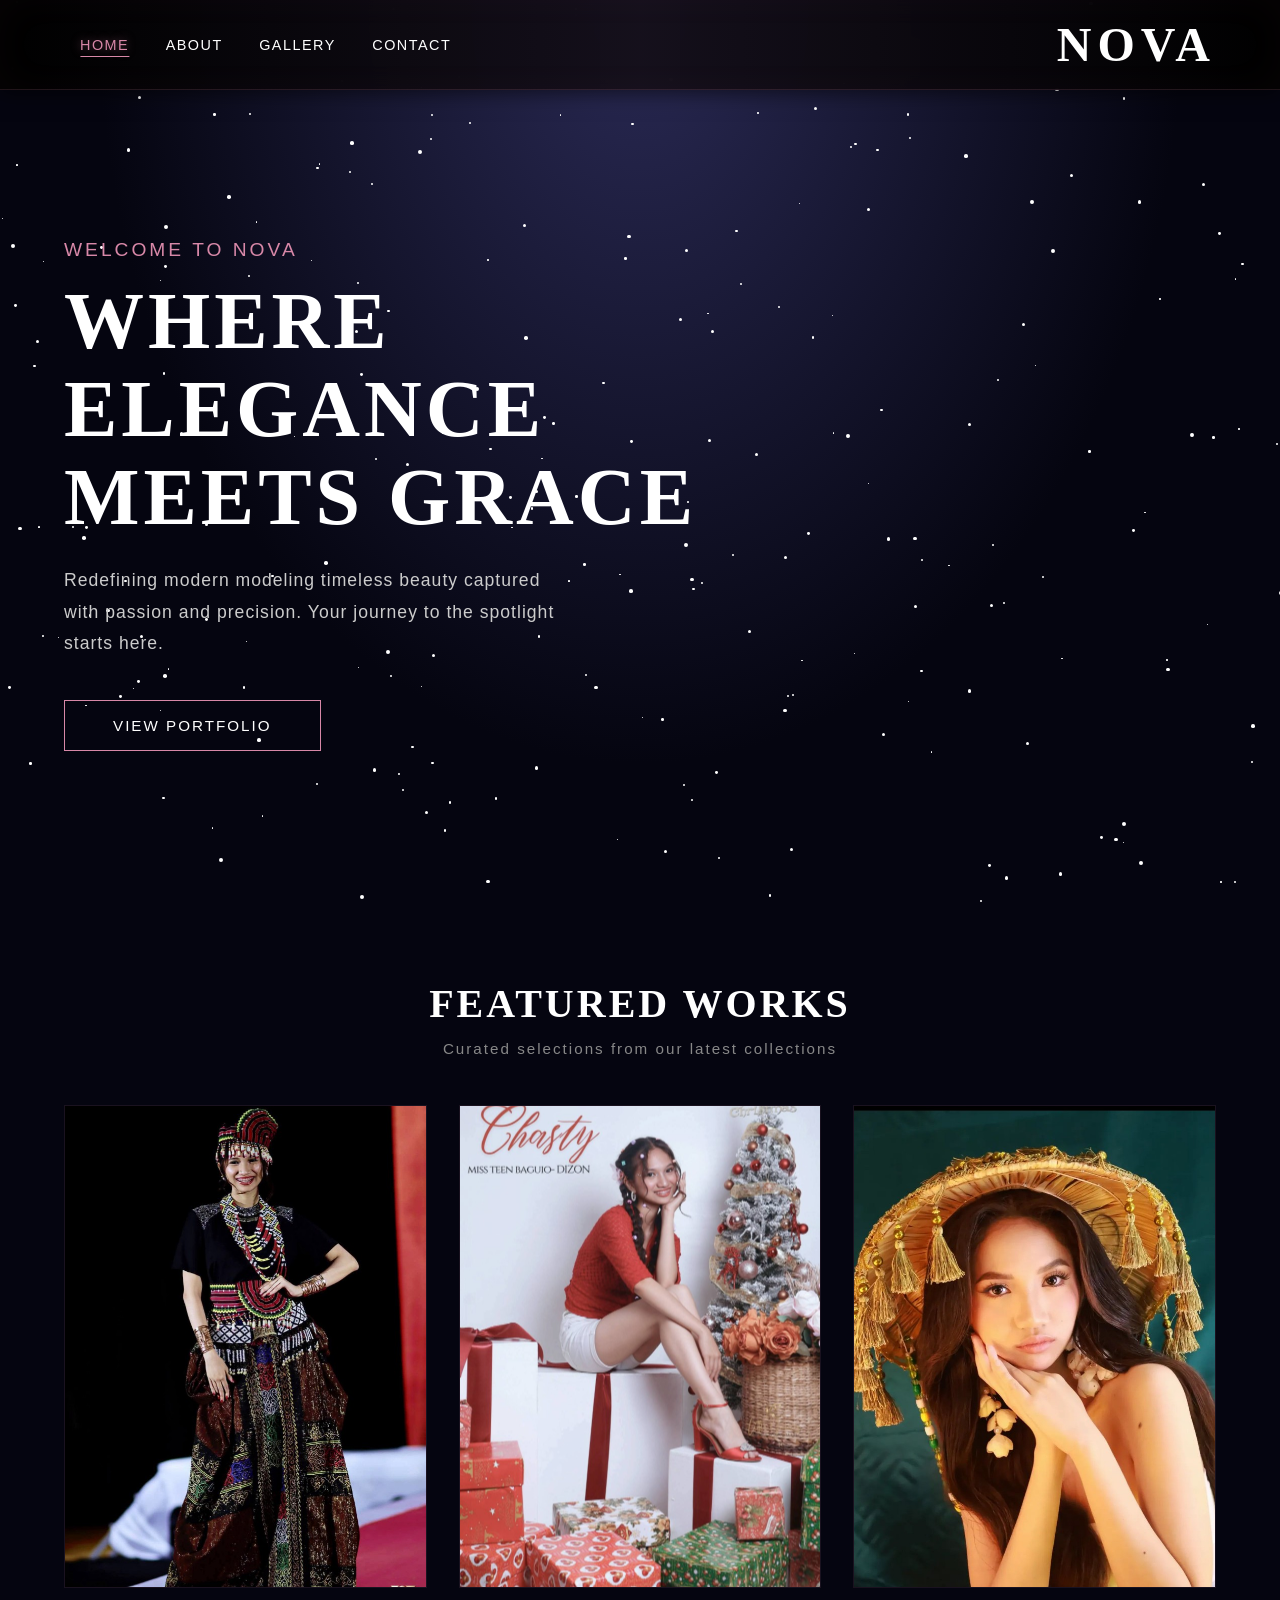
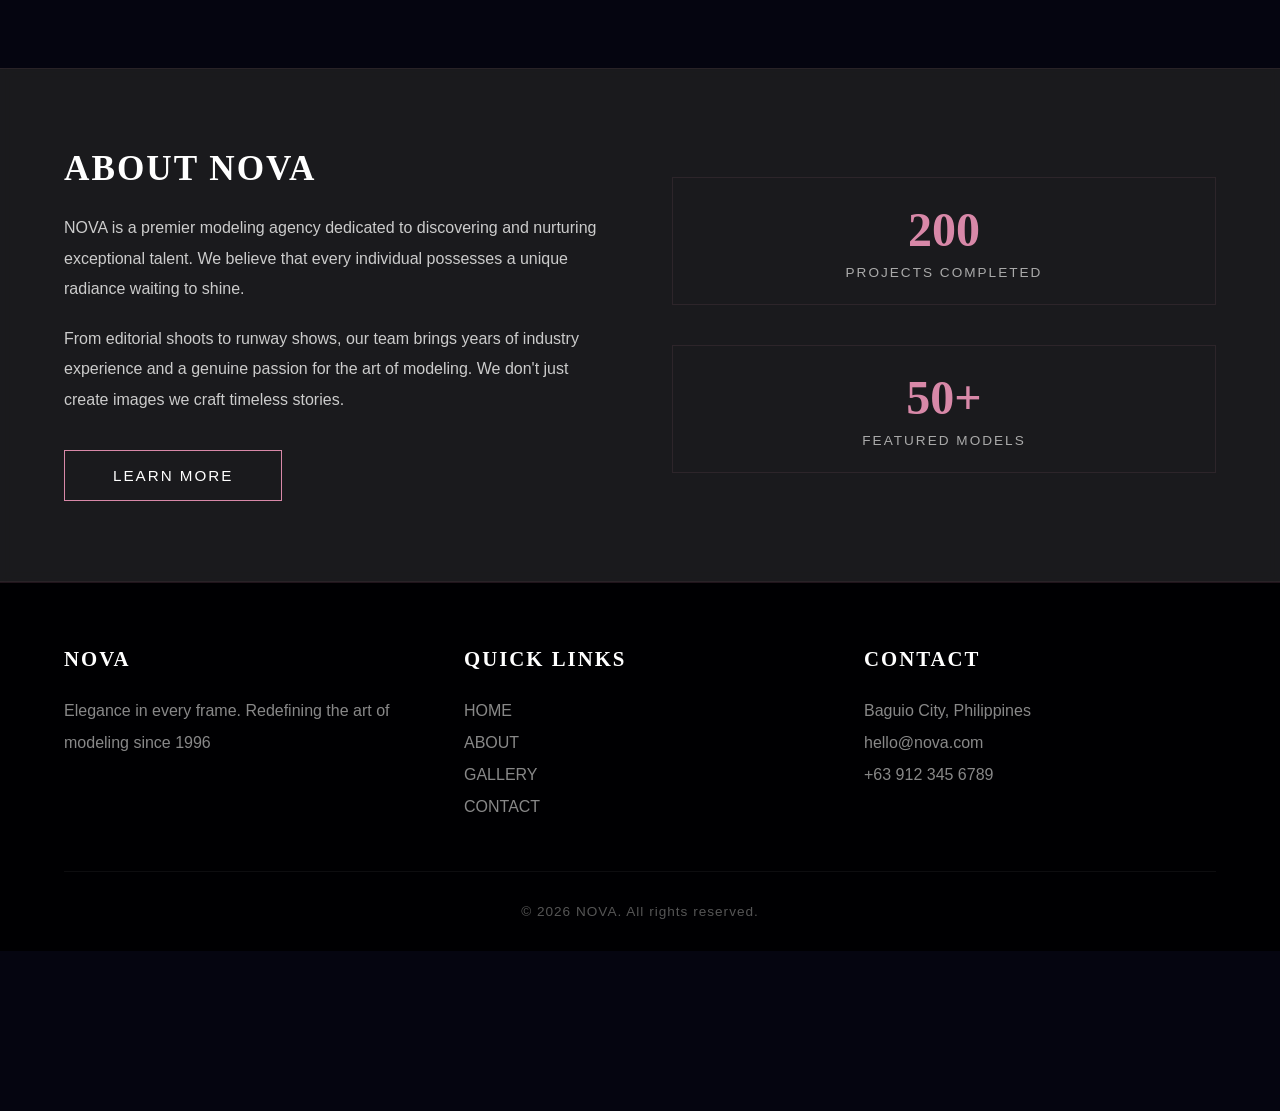
<file: index.html>
<!DOCTYPE html>
<html lang="en">
<head>
  <meta charset="UTF-8" />
  <meta name="viewport" content="width=device-width, initial-scale=1.0" />
  <title>Model Profile</title>
  
    <link rel="stylesheet" href="style.css">

    
        
<body>
  <div class="stars"></div>
  <script>
    const starsContainer = document.querySelector('.stars');
    const starCount = 250;
    for (let i = 0; i < starCount; i++) {
      const star = document.createElement('span');
      const size = Math.random() * 3 + 1;
      star.style.width = `${size}px`;
      star.style.height = `${size}px`;
      star.style.left = `${Math.random() * 100}%`;
      star.style.top = `${Math.random() * 100}%`;
      star.style.animationDelay = `${Math.random() * 4}s`;
      star.style.animationDuration = `${Math.random() * 3 + 2}s`;
      starsContainer.appendChild(star);
    }
  </script>

  <header class="site-header">
    <div class="header-left">
      <a href="index.html" class="active">HOME</a>
      <a href="about.html">ABOUT</a>
      <a href="gallery.html">GALLERY</a>
      <a href="contact.html">CONTACT</a>
    </div>
    <div class="logo">NOVA</div>
  </header>

  <section class="hero-banner">
    <div class="hero-content">
      <p>Welcome to NOVA</p>
      <h1>Where Elegance<br>Meets Grace</h1>
      <p class="tagline">Redefining modern modeling timeless beauty captured with passion and precision. Your journey to the spotlight starts here.</p>
      <a href="gallery.html" class="btn-primary">View Portfolio</a>
    </div>
  </section>

  <section class="featured-section">
    <div class="section-heading">
      <h2>Featured Works</h2>
      <p>Curated selections from our latest collections</p>
    </div>
    <div class="featured-grid">
      <div class="featured-card">
        <img src="trad.png" alt="Fashion">
        <div class="card-overlay">
          <h3>Fashion</h3>
          <p>Editorial & Runway</p>
        </div>
      </div>
      <div class="featured-card">
        <img src="xmas.jpg" alt="Portrait">
        <div class="card-overlay">
          <h3>PORTRAIT</h3>
          <p>Personal & Branding</p>
        </div>
      </div>
      <div class="featured-card">
        <img src="model.png" alt="Editorial">
        <div class="card-overlay">
          <h3>Editorial</h3>
          <p>Magazine & Campaigns</p>
        </div>
      </div>
    </div>
  </section>

  <section class="agency-section">
    <div class="about-column">
      <h2>About NOVA</h2>
      <p>NOVA is a premier modeling agency dedicated to discovering and nurturing exceptional talent. We believe that every individual possesses a unique radiance waiting to shine.</p>
      <p>From editorial shoots to runway shows, our team brings years of industry experience and a genuine passion for the art of modeling. We don't just create images we craft timeless stories.</p>
      <a href="about.html" class="btn-primary" style="margin-top: 1rem; display: inline-block;">Learn More</a>
    </div>
    <div class="stats-column">
      <div class="stat-item">
        <div class="stat-number">200</div>
        <div class="stat-label">Projects Completed</div>
      </div>
      <div class="stat-item">
        <div class="stat-number">50+</div>
        <div class="stat-label">Featured Models</div>
    </div>
  </section>

  <footer class="site-footer">
    <div class="footer-content">
      <div class="footer-col">
        <h3>NOVA</h3>
        <p>Elegance in every frame. Redefining the art of modeling since 1996</p>
      </div>
      <div class="footer-col">
        <h3>Quick Links</h3>
        <p><a href="index.html">HOME</a></p>
        <p><a href="about.html">ABOUT</a></p>
        <p><a href="gallery.html">GALLERY</a></p>
        <p><a href="contact.html">CONTACT</a></p>
      </div>
      <div class="footer-col">
        <h3>Contact</h3>
        <p>Baguio City, Philippines</p>
        <p>hello@nova.com</p>
        <p>+63 912 345 6789</p>
      </div>
    </div>
    <div class="footer-bottom">
      <p>&copy; 2026 NOVA. All rights reserved.</p>
    </div>
  </footer>
</body>
</file>
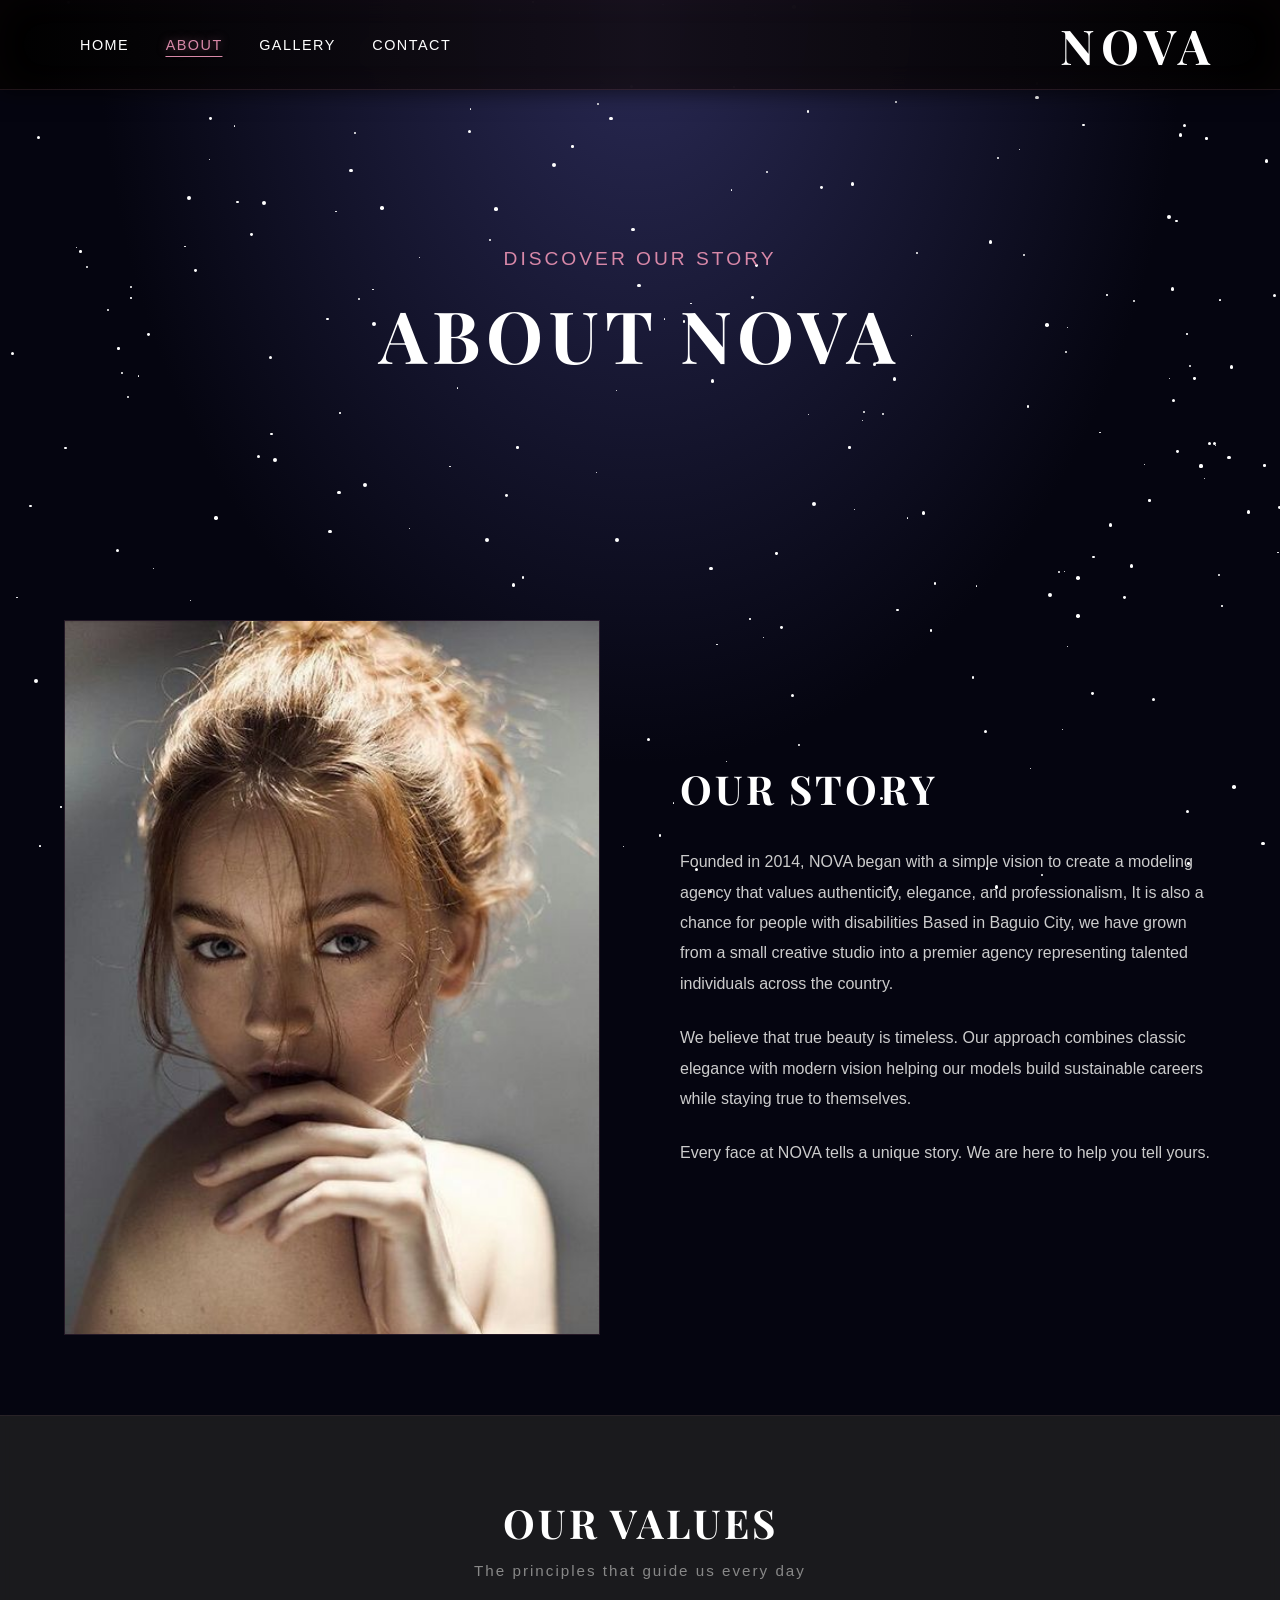
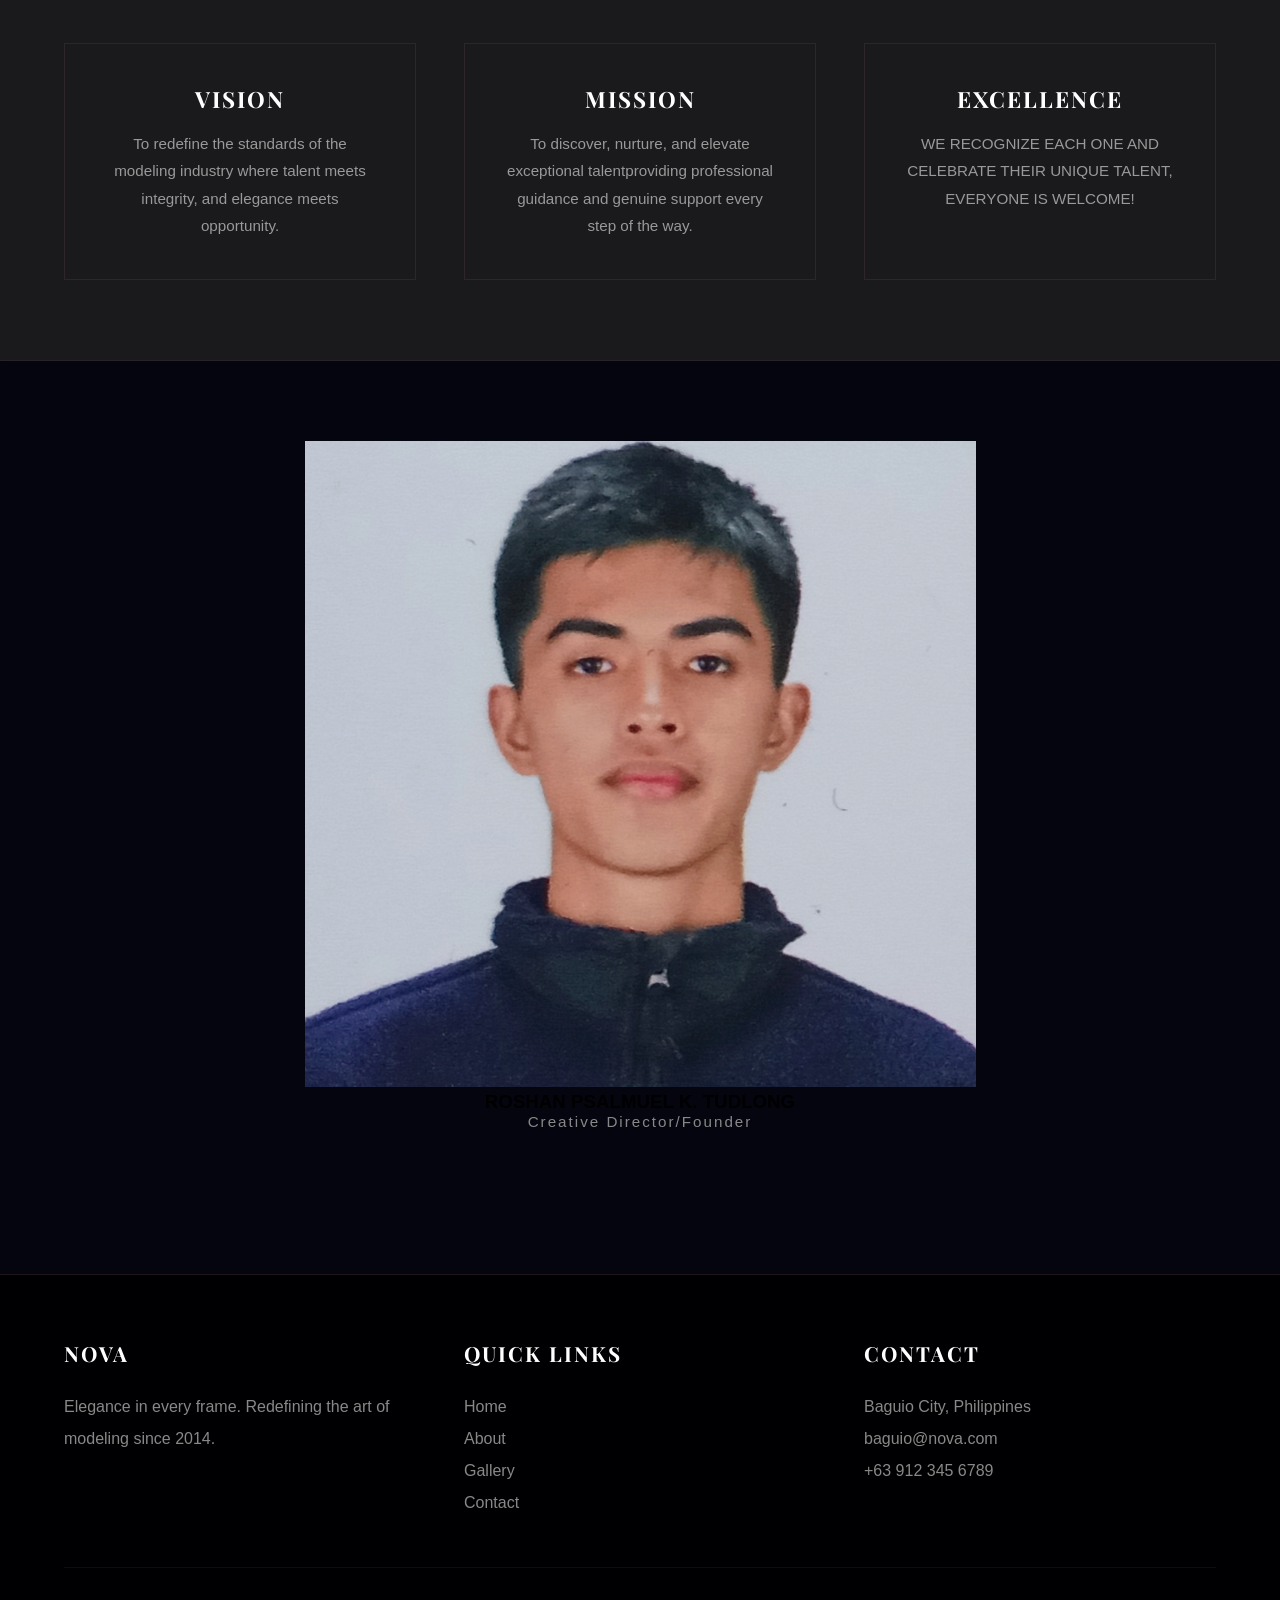
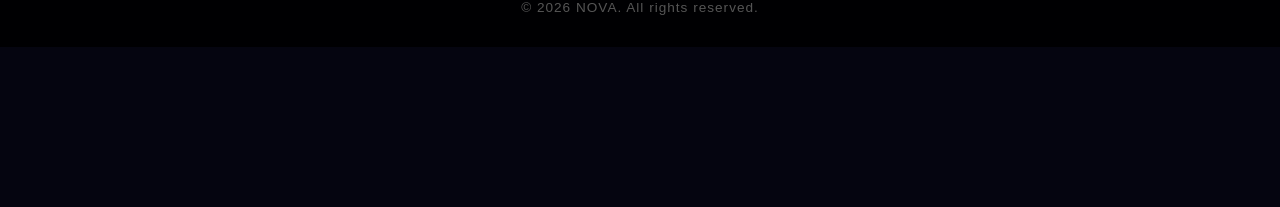
<file: about.html>
<!DOCTYPE html>
<html lang="en">
<head>
  <meta charset="UTF-8" />
  <meta name="viewport" content="width=device-width, initial-scale=1.0" />
  <title>About - NOVA</title>
  <link href="https://fonts.googleapis.com/css2?family=Playfair+Display:wght@400;700;900&display=swap" rel="stylesheet">
  <link rel="stylesheet" href="style.css">
</head>

<body>
  <div class="stars"></div>
  <script>
    const starsContainer = document.querySelector('.stars');
    const starCount = 250;
    for (let i = 0; i < starCount; i++) {
      const star = document.createElement('span');
      const size = Math.random() * 3 + 1;
      star.style.width = `${size}px`;
      star.style.height = `${size}px`;
      star.style.left = `${Math.random() * 100}%`;
      star.style.top = `${Math.random() * 100}%`;
      star.style.animationDelay = `${Math.random() * 4}s`;
      star.style.animationDuration = `${Math.random() * 3 + 2}s`;
      starsContainer.appendChild(star);
    }
  </script>

  <header class="site-header">
    <div class="header-left">
      <a href="index.html">HOME</a>
      <a href="about.html" class="active">ABOUT</a>
      <a href="gallery.html">GALLERY</a>
      <a href="contact.html">CONTACT</a>
    </div>
    <div class="logo">NOVA</div>
  </header>

  <section class="page-banner">
    <div class="banner-content">
      <p>Discover Our Story</p>
      <h1>About NOVA</h1>
    </div>
  </section>

  <section class="about-section">
    <div class="about-grid">
      <div class="about-image">
        <img src="yes.jpg" alt="NOVA Agency">
      </div>
      <div class="about-text">
        <h2>Our Story</h2>
        <p>Founded in 2014, NOVA began with a simple vision to create a modeling agency that values authenticity, elegance, and professionalism, It is also a chance for people with disabilities  Based in Baguio City, we have grown from a small creative studio into a premier agency representing talented individuals across the country.</p>
        <p>We believe that true beauty is timeless. Our approach combines classic elegance with modern vision helping our models build sustainable careers while staying true to themselves.</p>
        <p>Every face at NOVA tells a unique story. We are here to help you tell yours.</p>
      </div>
    </div>
  </section>

  <section class="mission-section">
    <div class="section-heading" style="text-align:center; margin-bottom:4rem;">
      <h2 style="font-size:2.5rem; color:#fff; font-family:'Playfair Display', serif; letter-spacing:3px; text-transform:uppercase; margin-bottom:0.8rem;">Our Values</h2>
      <p style="color:#888; letter-spacing:2px; font-size:0.95rem;">The principles that guide us every day</p>
    </div>
    <div class="mission-grid">
      <div class="mission-card">
        <h3>Vision</h3>
        <p>To redefine the standards of the modeling industry where talent meets integrity, and elegance meets opportunity.</p>
      </div>
      <div class="mission-card">
        <h3>Mission</h3>
        <p>To discover, nurture, and elevate exceptional talentproviding professional guidance and genuine support every step of the way.</p>
      </div>
      <div class="mission-card">
        <h3>Excellence</h3>
        <p>WE RECOGNIZE EACH ONE AND CELEBRATE THEIR UNIQUE TALENT, EVERYONE IS WELCOME!</p>
      </div>
    </div>
  </section>

  <section class="team-section">
    <div class="section-heading" style="text-align:center; margin-bottom:4rem;">
  
     <div class="team-image">
          <img src="idk.png" alt="Team Member">
        </div>
        <h3>ROSHAN PSALMUEL K. TUDLONG</h3>
        <p>Creative Director/Founder</p>
      </div>
    </div>
  </section>

  <footer class="site-footer">
    <div class="footer-content">
      <div class="footer-col">
        <h3>NOVA</h3>
        <p>Elegance in every frame. Redefining the art of modeling since 2014.</p>
      </div>
      <div class="footer-col">
        <h3>Quick Links</h3>
        <p><a href="index.html">Home</a></p>
        <p><a href="about.html">About</a></p>
        <p><a href="gallery.html">Gallery</a></p>
        <p><a href="contact.html">Contact</a></p>
      </div>
      <div class="footer-col">
        <h3>Contact</h3>
        <p>Baguio City, Philippines</p>
        <p>baguio@nova.com</p>
        <p>+63 912 345 6789</p>
      </div>
    </div>
    <div class="footer-bottom">
      <p>&copy; 2026 NOVA. All rights reserved.</p>
    </div>
  </footer>
</body>
</html>
</file>
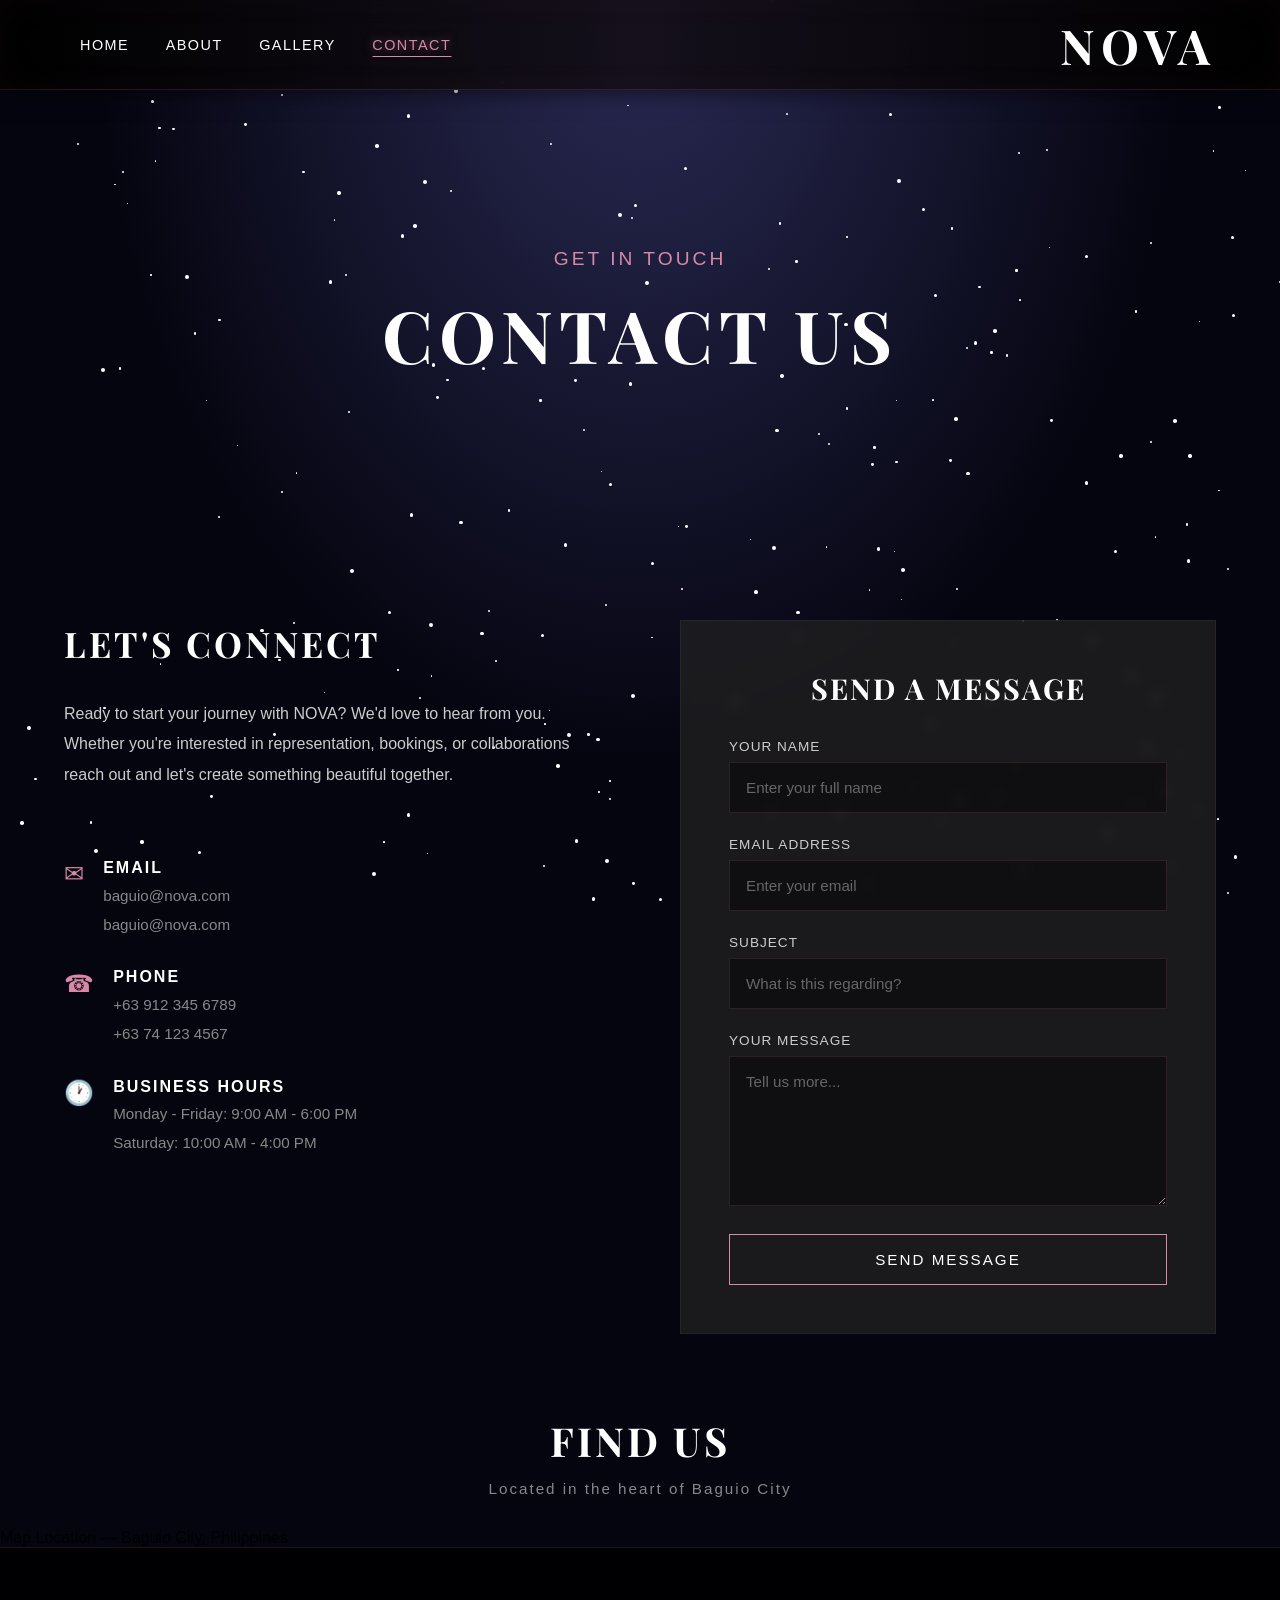
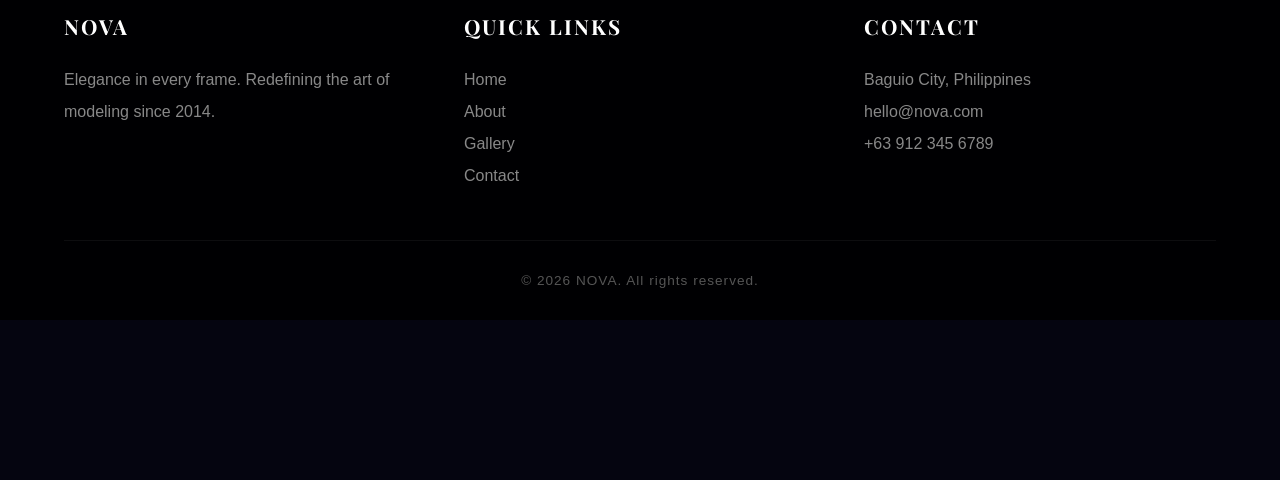
<file: contact.html>
<!DOCTYPE html>
<html lang="en">
<head>
  <meta charset="UTF-8" />
  <meta name="viewport" content="width=device-width, initial-scale=1.0" />
  <title>Contact - NOVA</title>
  <link href="https://fonts.googleapis.com/css2?family=Playfair+Display:wght@400;700;900&display=swap" rel="stylesheet">
  <link rel="stylesheet" href="style.css">
</head>
<body>
  <div class="stars"></div>
  <script>
    const starsContainer = document.querySelector('.stars');
    const starCount = 250;
    for (let i = 0; i < starCount; i++) {
      const star = document.createElement('span');
      const size = Math.random() * 3 + 1;
      star.style.width = `${size}px`;
      star.style.height = `${size}px`;
      star.style.left = `${Math.random() * 100}%`;
      star.style.top = `${Math.random() * 100}%`;
      star.style.animationDelay = `${Math.random() * 4}s`;
      star.style.animationDuration = `${Math.random() * 3 + 2}s`;
      starsContainer.appendChild(star);
    }
  </script>

  <header class="site-header">
    <div class="header-left">
      <a href="index.html">HOME</a>
      <a href="about.html">ABOUT</a>
      <a href="gallery.html">GALLERY</a>
      <a href="contact.html" class="active">CONTACT</a>
    </div>
    <div class="logo">NOVA</div>
  </header>

  <section class="page-banner">
    <div class="banner-content">
      <p>Get In Touch</p>
      <h1>Contact Us</h1>
    </div>
  </section>

  <section class="contact-section">
    <div class="contact-grid">
      <div class="contact-info">
        <h2>Let's Connect</h2>
        <p>Ready to start your journey with NOVA? We'd love to hear from you. Whether you're interested in representation, bookings, or collaborations reach out and let's create something beautiful together.</p>
        
        <div class="info-item">
          
        </div>
        <div class="info-item">
          <div class="info-icon">✉</div>
          <div class="info-text">
            <h3>Email</h3>
            <p>baguio@nova.com<br>baguio@nova.com</p>
          </div>
        </div>
        <div class="info-item">
          <div class="info-icon">☎</div>
          <div class="info-text">
            <h3>Phone</h3>
            <p>+63 912 345 6789<br>+63 74 123 4567</p>
          </div>
        </div>
        <div class="info-item">
          <div class="info-icon">🕐</div>
          <div class="info-text">
            <h3>Business Hours</h3>
            <p>Monday - Friday: 9:00 AM - 6:00 PM<br>Saturday: 10:00 AM - 4:00 PM</p>
          </div>
        </div>
      </div>
      
      <div class="form-wrapper">
        <h2>Send a Message</h2>
        <form class="contact-form" action="#" method="POST">
          <div class="form-group">
            <label for="name">Your Name</label>
            <input type="text" id="name" name="name" placeholder="Enter your full name" required>
          </div>
          <div class="form-group">
            <label for="email">Email Address</label>
            <input type="email" id="email" name="email" placeholder="Enter your email" required>
          </div>
          <div class="form-group">
            <label for="subject">Subject</label>
            <input type="text" id="subject" name="subject" placeholder="What is this regarding?">
          </div>
          <div class="form-group">
            <label for="message">Your Message</label>
            <textarea id="message" name="message" placeholder="Tell us more..." required></textarea>
          </div>
          <button type="submit" class="btn-primary" style="width: 100%;">Send Message</button>
        </form>
      </div>
    </div>
  </section>

  <section class="map-section">
    <div class="section-heading" style="text-align:center; margin-bottom:2rem;">
      <h2 style="font-size:2.5rem; color:#fff; font-family:'Playfair Display', serif; letter-spacing:3px; text-transform:uppercase; margin-bottom:0.8rem;">Find Us</h2>
      <p style="color:#888; letter-spacing:2px; font-size:0.95rem;">Located in the heart of Baguio City</p>
    </div>
    <div class="map-container">
      <!-- Replace with your actual Google Maps embed code here -->
      <span>Map Location — Baguio City, Philippines</span>
    </div>
  </section>

  <footer class="site-footer">
    <div class="footer-content">
      <div class="footer-col">
        <h3>NOVA</h3>
        <p>Elegance in every frame. Redefining the art of modeling since 2014.</p>
      </div>
      <div class="footer-col">
        <h3>Quick Links</h3>
        <p><a href="index.html">Home</a></p>
        <p><a href="about.html">About</a></p>
        <p><a href="gallery.html">Gallery</a></p>
        <p><a href="contact.html">Contact</a></p>
      </div>
      <div class="footer-col">
        <h3>Contact</h3>
        <p>Baguio City, Philippines</p>
        <p>hello@nova.com</p>
        <p>+63 912 345 6789</p>
      </div>
    </div>
    <div class="footer-bottom">
      <p>&copy; 2026 NOVA. All rights reserved.</p>
    </div>
  </footer>
</body>
</html>
</file>
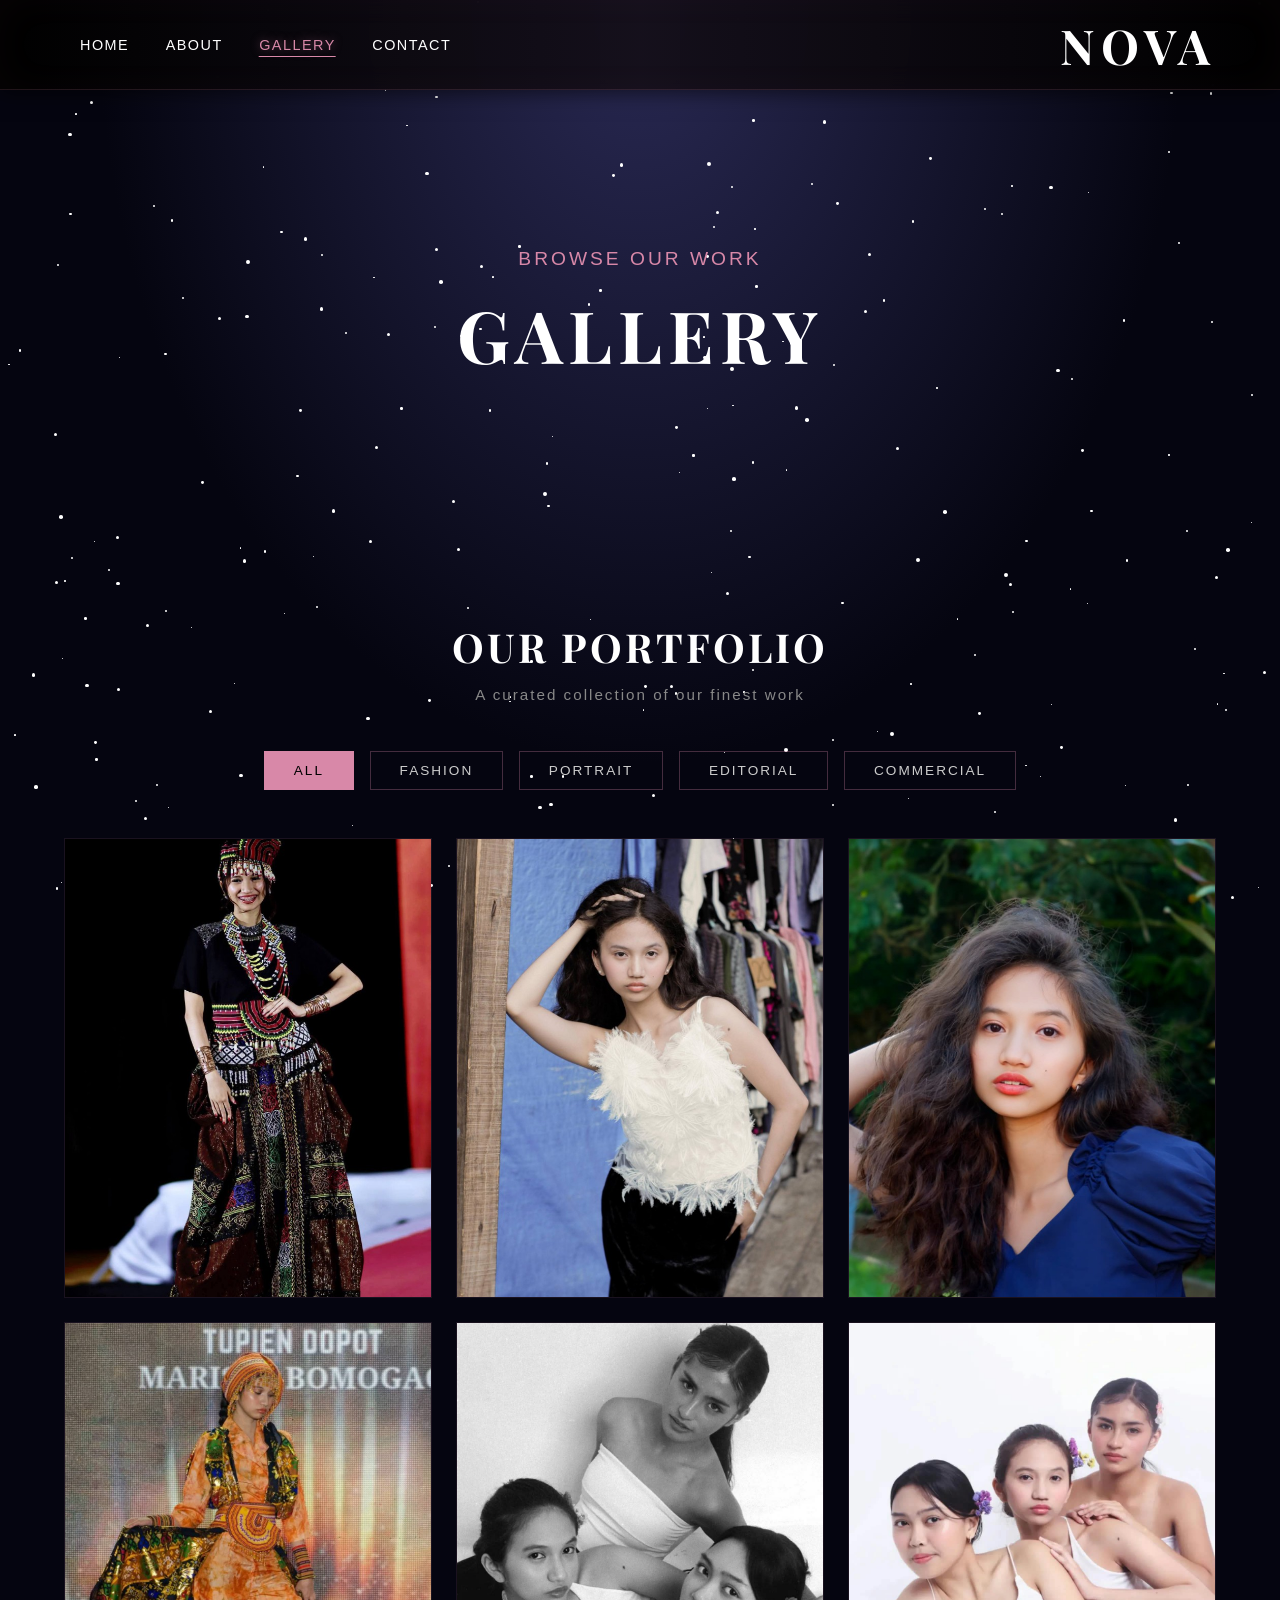
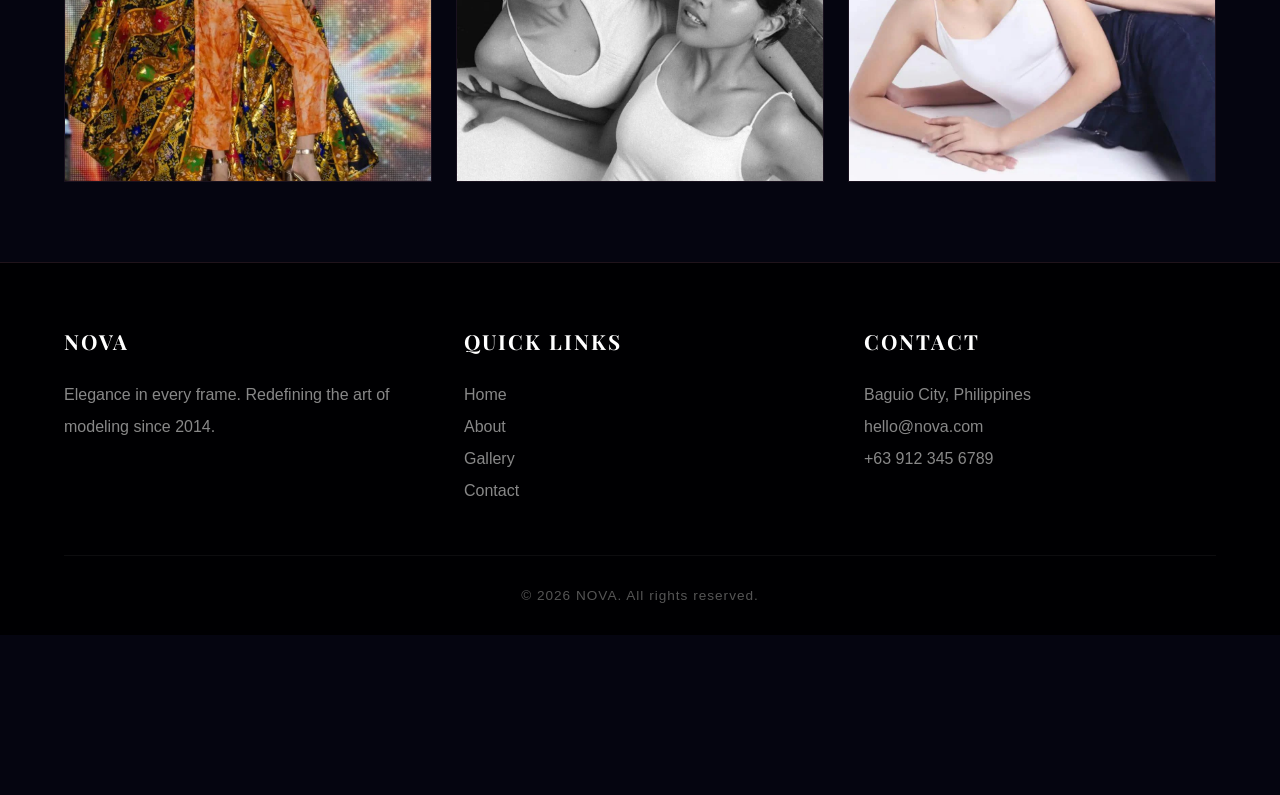
<file: Gallery.html>
<!DOCTYPE html>
<html lang="en">
<head>
  <meta charset="UTF-8" />
  <meta name="viewport" content="width=device-width, initial-scale=1.0" />
  <title>Gallery - NOVA</title>
  <link href="https://fonts.googleapis.com/css2?family=Playfair+Display:wght@400;700;900&display=swap" rel="stylesheet">
  <link rel="stylesheet" href="style.css">
</head>
<body>
  <div class="stars"></div>
  <script>
    const starsContainer = document.querySelector('.stars');
    const starCount = 250;
    for (let i = 0; i < starCount; i++) {
      const star = document.createElement('span');
      const size = Math.random() * 3 + 1;
      star.style.width = `${size}px`;
      star.style.height = `${size}px`;
      star.style.left = `${Math.random() * 100}%`;
      star.style.top = `${Math.random() * 100}%`;
      star.style.animationDelay = `${Math.random() * 4}s`;
      star.style.animationDuration = `${Math.random() * 3 + 2}s`;
      starsContainer.appendChild(star);
    }
  </script>

  <header class="site-header">
    <div class="header-left">
      <a href="index.html">HOME</a>
      <a href="about.html">ABOUT</a>
      <a href="gallery.html" class="active">GALLERY</a>
      <a href="contact.html">CONTACT</a>
    </div>
    <div class="logo">NOVA</div>
  </header>

  <section class="page-banner">
    <div class="banner-content">
      <p>Browse Our Work</p>
      <h1>Gallery</h1>
    </div>
  </section>

  <section class="gallery-section">
    <div class="section-heading">
      <h2>Our Portfolio</h2>
      <p>A curated collection of our finest work</p>
    </div>

    <div class="filter-buttons">
      <button class="filter-btn active" data-filter="all">All</button>
      <button class="filter-btn" data-filter="fashion">Fashion</button>
      <button class="filter-btn" data-filter="portrait">Portrait</button>
      <button class="filter-btn" data-filter="editorial">Editorial</button>
      <button class="filter-btn" data-filter="commercial">Commercial</button>
    </div>

    <div class="gallery-grid">
      <!-- Fashion -->
      <div class="gallery-item" data-category="fashion">
        <img src="midnight.png" alt="Fashion Shoot">
        <div class="gallery-overlay">
          <h3>Midnight Elegance</h3>
          <p>Fashion Collection</p>
        </div>
      </div>
      <div class="gallery-item" data-category="fashion">
        <img src="natural.png" alt="Fashion Shoot">
        <div class="gallery-overlay">
          <h3>Urban Glamour</h3>
          <p>Street Style</p>
        </div>
      </div>

      
      <div class="gallery-item" data-category="portrait">
        <img src="glamour.jpg" alt="Portrait">
        <div class="gallery-overlay">
          <h3>Natural Beauty</h3>
          <p>Personal Portrait</p>
        </div>
      </div>
      <div class="gallery-item" data-category="portrait">
        <img src="golden hour.jpg">
        <div class="gallery-overlay">
          <h3>Golden Hour</h3>
          <p>Sunlight Series</p>
        </div>
      </div>

      <div class="gallery-item" data-category="editorial">
        <img src="black.jpeg" alt="Editorial">
        <div class="gallery-overlay">
          <h3>Cosmic Dreams</h3>
          <p>Magazine Feature</p>
        </div>
      </div>
      <div class="gallery-item" data-category="editorial">
        <img src="white.jpeg" alt="Editorial">
        <div class="gallery-overlay">
          <h3>Silent Motion</h3>
          <p>Magazine Spread</p>
        </div>
      </div>

  
  </section>

  <footer class="site-footer">
    <div class="footer-content">
      <div class="footer-col">
        <h3>NOVA</h3>
        <p>Elegance in every frame. Redefining the art of modeling since 2014.</p>
      </div>
      <div class="footer-col">
        <h3>Quick Links</h3>
        <p><a href="index.html">Home</a></p>
        <p><a href="about.html">About</a></p>
        <p><a href="gallery.html">Gallery</a></p>
        <p><a href="contact.html">Contact</a></p>
      </div>
      <div class="footer-col">
        <h3>Contact</h3>
        <p>Baguio City, Philippines</p>
        <p>hello@nova.com</p>
        <p>+63 912 345 6789</p>
      </div>
    </div>
    <div class="footer-bottom">
      <p>&copy; 2026 NOVA. All rights reserved.</p>
    </div>
  </footer>

 
  <script>
    const filterButtons = document.querySelectorAll('.filter-btn');
    const galleryItems = document.querySelectorAll('.gallery-item');

    filterButtons.forEach(btn => {
      btn.addEventListener('click', () => {
        
        filterButtons.forEach(b => b.classList.remove('active'));
        btn.classList.add('active');

        const filter = btn.getAttribute('data-filter');

        galleryItems.forEach(item => {
          if (filter === 'all' || item.getAttribute('data-category') === filter) {
            item.style.display = 'block';
          } else {
            item.style.display = 'none';
          }
        });
      });
    });
  </script>
</body>
</html>
</file>
<file: style.css>
* {
  margin: 0;
  padding: 0;
  box-sizing: border-box;
  font-family: sans-serif;
}

body {
  background: #050510;
  position: relative;
  min-height: 100vh;
  overflow-x: hidden;
}

.stars {
  position: fixed;
  top: 0;
  left: 0;
  width: 100%;
  height: 100%;
  pointer-events: none;
  z-index: 0;
  background: radial-gradient(ellipse at top, #2a2a55 0%, #050510 60%);
}

.stars span {
  position: absolute;
  border-radius: 50%;
  background: #fff;
  animation: twinkle 3s ease-in-out infinite;
}

@keyframes twinkle {
  0%, 100% { opacity: 0.15; transform: scale(1); }
  50% { opacity: 0.9; transform: scale(1.15); }
}

.site-header {
  position: relative;
  z-index: 10;
  background: linear-gradient(90deg, rgba(0,0,0,0.98) 0%, rgba(20,15,25,0.95) 50%, rgba(0,0,0,0.98) 100%);
  backdrop-filter: blur(12px);
  color: #fff;
  padding: 1rem 5%;
  display: flex;
  justify-content: space-between;
  align-items: center;
  height: 10vh;
  border-bottom: 1px solid rgba(216, 136, 168, 0.15);
  box-shadow: 0 2px 20px rgba(0, 0, 0, 0.6), 0 0 40px rgba(216, 136, 168, 0.03) inset;
  transition: all 0.3s ease;
}

.site-header:hover {
  border-bottom-color: rgba(216, 136, 168, 0.25);
  box-shadow: 0 4px 25px rgba(0, 0, 0, 0.7), 0 0 50px rgba(216, 136, 168, 0.05) inset;
}

.header-left a, .header-right a {
  color: #fff;
  text-decoration: none;
  margin: 0 1rem;
  font-size: 0.9rem;
  text-transform: uppercase;
  letter-spacing: 1.5px;
  transition: all 0.3s ease;
  position: relative;
  padding: 4px 0;
}

.header-left a::after, .header-right a::after {
  content: '';
  position: absolute;
  bottom: 0;
  left: 50%;
  width: 0;
  height: 1px;
  background: #d888a8;
  transition: all 0.3s ease;
  transform: translateX(-50%);
}

.header-left a:hover, .header-right a:hover,
.header-left a.active, .header-right a.active {
  color: #d888a8;
  text-shadow: 0 0 10px rgba(216, 136, 168, 0.5);
}

.header-left a:hover::after, .header-right a:hover::after,
.header-left a.active::after, .header-right a.active::after {
  width: 100%;
}

.logo {
  font-size: 5.0rem;
  font-weight: bold;
  text-transform: uppercase;
  font-family: 'Playfair Display', serif;
  color: #fff;
  cursor: pointer;
  position: relative;
  animation: glow 2s ease-in-out infinite alternate;
  letter-spacing: 6px;
  transition: transform 0.3s ease;
}

.logo:hover {
  transform: scale(1.03);
}

@keyframes glow {
  from {
    text-shadow: 0 0 5px #fff, 0 0 10px #fff, 0 0 15px #d888a8, 0 0 20px #d888a8;
  }
  to {
    text-shadow: 0 0 10px #fff, 0 0 20px #fff, 0 0 30px #d888a8, 0 0 40px #d888a8, 0 0 50px #d888a8;
  }
}

.hero-banner {
  min-height: 90vh;
  display: flex;
  align-items: center;
  padding: 4rem 5%;
  position: relative;
  z-index: 5;
}

.hero-content {
  z-index: 6;
  color: #fff;
  max-width: 700px;
}

.hero-content p {
  font-size: 1.2rem;
  letter-spacing: 3px;
  text-transform: uppercase;
  color: #d888a8;
  margin-bottom: 1rem;
}

.hero-content h1 {
  font-size: 5rem;
  font-weight: bold;
  text-transform: uppercase;
  margin-bottom: 1.5rem;
  font-family: 'Playfair Display', serif;
  animation: glow 2s ease-in-out infinite alternate;
  color: #fff;
  letter-spacing: 4px;
  line-height: 1.1;
}

.hero-content .tagline {
  font-size: 1.1rem;
  text-transform: none;
  letter-spacing: 1px;
  color: #ccc;
  margin-bottom: 2.5rem;
  max-width: 500px;
  line-height: 1.8;
}

.btn-primary {
  display: inline-block;
  padding: 1rem 3rem;
  border: 1px solid #d888a8;
  color: #fff;
  text-decoration: none;
  text-transform: uppercase;
  letter-spacing: 2px;
  font-size: 0.95rem;
  transition: all 0.4s ease;
  background: transparent;
}

.btn-primary:hover {
  background: #d888a8;
  color: #000;
  box-shadow: 0 0 25px rgba(216, 136, 168, 0.4);
}

.featured-section {
  position: relative;
  z-index: 5;
  padding: 5rem 5%;
}

.section-heading {
  text-align: center;
  margin-bottom: 4rem;
}

.section-heading h2 {
  font-size: 2.5rem;
  color: #fff;
  font-family: 'Playfair Display', serif;
  letter-spacing: 3px;
  text-transform: uppercase;
  margin-bottom: 0.8rem;
}

.section-heading p {
  color: #888;
  letter-spacing: 2px;
  font-size: 0.95rem;
}

.featured-grid {
  display: grid;
  grid-template-columns: repeat(3, 1fr);
  gap: 2rem;
}

.featured-card {
  position: relative;
  overflow: hidden;
  aspect-ratio: 3/4;
  border: 1px solid rgba(216, 136, 168, 0.1);
  transition: all 0.4s ease;
}

.featured-card:hover {
  transform: translateY(-8px);
  border-color: rgba(216, 136, 168, 0.3);
  box-shadow: 0 15px 40px rgba(0, 0, 0, 0.4), 0 0 30px rgba(216, 136, 168, 0.05);
}

.featured-card img {
  width: 100%;
  height: 100%;
  object-fit: cover;
  transition: transform 0.6s ease;
}

.featured-card:hover img {
  transform: scale(1.08);
}

.card-overlay {
  position: absolute;
  bottom: 0;
  left: 0;
  width: 100%;
  padding: 2rem;
  background: linear-gradient(to top, rgba(0,0,0,0.9), transparent);
  color: #fff;
  transform: translateY(20px);
  opacity: 0;
  transition: all 0.4s ease;
}

.featured-card:hover .card-overlay {
  transform: translateY(0);
  opacity: 1;
}

.card-overlay h3 {
  font-size: 1.3rem;
  font-family: 'Playfair Display', serif;
  text-transform: uppercase;
  letter-spacing: 2px;
  margin-bottom: 0.5rem;
}

.card-overlay p {
  font-size: 0.85rem;
  color: #aaa;
  letter-spacing: 1px;
}

.agency-section {
  position: relative;
  z-index: 5;
  background-color: rgba(34, 34, 34, 0.75);
  backdrop-filter: blur(6px);
  color: #fff;
  padding: 5rem 5%;
  display: grid;
  grid-template-columns: 1fr 1fr;
  gap: 4rem;
  border-top: 1px solid rgba(216, 136, 168, 0.08);
  border-bottom: 1px solid rgba(216, 136, 168, 0.08);
}

.about-column h2 {
  font-size: 2.2rem;
  font-family: 'Playfair Display', serif;
  letter-spacing: 2px;
  margin-bottom: 1.5rem;
  text-transform: uppercase;
}

.about-column p {
  line-height: 1.9;
  color: #ccc;
  margin-bottom: 1.2rem;
  font-size: 1rem;
}

.stats-column {
  display: flex;
  flex-direction: column;
  justify-content: center;
  gap: 2.5rem;
}

.stat-item {
  text-align: center;
  padding: 1.5rem;
  border: 1px solid rgba(216, 136, 168, 0.1);
  transition: all 0.3s ease;
}

.stat-item:hover {
  border-color: rgba(216, 136, 168, 0.3);
  background: rgba(216, 136, 168, 0.03);
}

.stat-number {
  font-size: 3rem;
  font-weight: bold;
  color: #d888a8;
  font-family: 'Playfair Display', serif;
  margin-bottom: 0.5rem;
}

.stat-label {
  text-transform: uppercase;
  letter-spacing: 2px;
  font-size: 0.85rem;
  color: #aaa;
}

.site-footer {
  position: relative;
  z-index: 5;
  background-color: rgba(0, 0, 0, 0.85);
  color: #fff;
  padding: 4rem 5% 2rem;
  border-top: 1px solid rgba(216, 136, 168, 0.15);
}

.footer-content {
  display: grid;
  grid-template-columns: repeat(3, 1fr);
  gap: 3rem;
  margin-bottom: 3rem;
}

.footer-col h3 {
  font-size: 1.3rem;
  font-family: 'Playfair Display', serif;
  letter-spacing: 2px;
  margin-bottom: 1.5rem;
  text-transform: uppercase;
}

.footer-col p, .footer-col a {
  color: #888;
  line-height: 2;
  text-decoration: none;
  transition: color 0.3s ease;
}

.footer-col a:hover {
  color: #d888a8;
}

.footer-bottom {
  text-align: center;
  padding-top: 2rem;
  border-top: 1px solid rgba(255, 255, 255, 0.05);
  color: #555;
  font-size: 0.85rem;
  letter-spacing: 1px;
}

@media (max-width: 900px) {
  .featured-grid {
    grid-template-columns: repeat(2, 1fr);
  }
  .agency-section, .footer-content {
    grid-template-columns: 1fr;
  }
  .hero-content h1 {
    font-size: 3rem;
  }
}

@media (max-width: 550px) {
  .featured-grid {
    grid-template-columns: 1fr;
  }
}



/* about */
* {
  margin: 0;
  padding: 0;
  box-sizing: border-box;
  font-family: sans-serif;
}

body {
  background: #050510;
  position: relative;
  min-height: 100vh;
  overflow-x: hidden;
}

.stars {
  position: fixed;
  top: 0;
  left: 0;
  width: 100%;
  height: 100%;
  pointer-events: none;
  z-index: 0;
  background: radial-gradient(ellipse at top, #2a2a55 0%, #050510 60%);
}

.stars span {
  position: absolute;
  border-radius: 50%;
  background: #fff;
  animation: twinkle 3s ease-in-out infinite;
}

@keyframes twinkle {
  0%, 100% { opacity: 0.15; transform: scale(1); }
  50% { opacity: 0.9; transform: scale(1.15); }
}

.site-header {
  position: relative;
  z-index: 10;
  background: linear-gradient(90deg, rgba(0,0,0,0.98) 0%, rgba(20,15,25,0.95) 50%, rgba(0,0,0,0.98) 100%);
  backdrop-filter: blur(12px);
  color: #fff;
  padding: 1rem 5%;
  display: flex;
  justify-content: space-between;
  align-items: center;
  height: 10vh;
  border-bottom: 1px solid rgba(216, 136, 168, 0.15);
  box-shadow: 0 2px 20px rgba(0, 0, 0, 0.6), 0 0 40px rgba(216, 136, 168, 0.03) inset;
  transition: all 0.3s ease;
}

.site-header:hover {
  border-bottom-color: rgba(216, 136, 168, 0.25);
  box-shadow: 0 4px 25px rgba(0, 0, 0, 0.7), 0 0 50px rgba(216, 136, 168, 0.05) inset;
}

.header-left a, .header-right a {
  color: #fff;
  text-decoration: none;
  margin: 0 1rem;
  font-size: 0.9rem;
  text-transform: uppercase;
  letter-spacing: 1.5px;
  transition: all 0.3s ease;
  position: relative;
  padding: 4px 0;
}

.header-left a::after, .header-right a::after {
  content: '';
  position: absolute;
  bottom: 0;
  left: 50%;
  width: 0;
  height: 1px;
  background: #d888a8;
  transition: all 0.3s ease;
  transform: translateX(-50%);
}

.header-left a:hover, .header-right a:hover,
.header-left a.active, .header-right a.active {
  color: #d888a8;
  text-shadow: 0 0 10px rgba(216, 136, 168, 0.5);
}

.header-left a:hover::after, .header-right a:hover::after,
.header-left a.active::after, .header-right a.active::after {
  width: 100%;
}

.logo {
  font-size: 3.0rem;
  font-weight: bold;
  text-transform: uppercase;
  font-family: 'Playfair Display', serif;
  color: #fff;
  cursor: pointer;
  position: relative;
  animation: glow 2s ease-in-out infinite alternate;
  letter-spacing: 6px;
  transition: transform 0.3s ease;
}

.logo:hover {
  transform: scale(1.03);
}

@keyframes glow {
  from {
    text-shadow: 0 0 5px #fff, 0 0 10px #fff, 0 0 15px #d888a8, 0 0 20px #d888a8;
  }
  to {
    text-shadow: 0 0 10px #fff, 0 0 20px #fff, 0 0 30px #d888a8, 0 0 40px #d888a8, 0 0 50px #d888a8;
  }
}

.page-banner {
  min-height: 50vh;
  display: flex;
  align-items: center;
  justify-content: center;
  padding: 4rem 5%;
  position: relative;
  z-index: 5;
  text-align: center;
}

.banner-content p {
  font-size: 1.2rem;
  letter-spacing: 3px;
  text-transform: uppercase;
  color: #d888a8;
  margin-bottom: 1rem;
}

.banner-content h1 {
  font-size: 4.5rem;
  font-weight: bold;
  text-transform: uppercase;
  font-family: 'Playfair Display', serif;
  animation: glow 2s ease-in-out infinite alternate;
  color: #fff;
  letter-spacing: 6px;
}

.about-section {
  position: relative;
  z-index: 5;
  padding: 5rem 5%;
}

.about-grid {
  display: grid;
  grid-template-columns: 1fr 1fr;
  gap: 5rem;
  align-items: center;
}

.about-image {
  position: relative;
  overflow: hidden;
  border: 1px solid rgba(216, 136, 168, 0.15);
}

.about-image img {
  width: 100%;
  height: auto;
  display: block;
}

.about-text h2 {
  font-size: 2.5rem;
  color: #fff;
  font-family: 'Playfair Display', serif;
  letter-spacing: 3px;
  text-transform: uppercase;
  margin-bottom: 2rem;
}

.about-text p {
  color: #ccc;
  line-height: 1.9;
  margin-bottom: 1.5rem;
  font-size: 1rem;
}

.mission-section {
  position: relative;
  z-index: 5;
  background-color: rgba(34, 34, 34, 0.75);
  backdrop-filter: blur(6px);
  padding: 5rem 5%;
  border-top: 1px solid rgba(216, 136, 168, 0.08);
  border-bottom: 1px solid rgba(216, 136, 168, 0.08);
}

.mission-grid {
  display: grid;
  grid-template-columns: repeat(3, 1fr);
  gap: 3rem;
}

.mission-card {
  text-align: center;
  padding: 2.5rem;
  border: 1px solid rgba(216, 136, 168, 0.1);
  transition: all 0.4s ease;
}

.mission-card:hover {
  border-color: rgba(216, 136, 168, 0.3);
  transform: translateY(-8px);
  background: rgba(216, 136, 168, 0.02);
}

.mission-card h3 {
  font-size: 1.4rem;
  color: #fff;
  font-family: 'Playfair Display', serif;
  text-transform: uppercase;
  letter-spacing: 2px;
  margin-bottom: 1rem;
}

.mission-card p {
  color: #999;
  line-height: 1.8;
  font-size: 0.95rem;
}

.team-section {
  position: relative;
  z-index: 5;
  padding: 5rem 5%;
}

.team-grid {
  display: grid;
  grid-template-columns: repeat(4, 1fr);
  gap: 2rem;
}

.team-card {
  text-align: center;
  transition: all 0.3s ease;
}


.team-card:hover .team-image img {
  transform: scale(1.05);
}



.site-footer {
  position: relative;
  z-index: 5;
  background-color: rgba(0, 0, 0, 0.85);
  color: #fff;
  padding: 4rem 5% 2rem;
  border-top: 1px solid rgba(216, 136, 168, 0.15);
  margin-bottom: 10rem;
}

.footer-content {
  display: grid;
  grid-template-columns: repeat(3, 1fr);
  gap: 3rem;
  margin-bottom: 3rem;
}

.footer-col h3 {
  font-size: 1.3rem;
  font-family: 'Playfair Display', serif;
  letter-spacing: 2px;
  margin-bottom: 1.5rem;
  text-transform: uppercase;
}

.footer-col p, .footer-col a {
  color: #888;
  line-height: 2;
  text-decoration: none;
  transition: color 0.3s ease;
}

.footer-col a:hover {
  color: #d888a8;
}

.footer-bottom {
  text-align: center;
  padding-top: 2rem;
  border-top: 1px solid rgba(255, 255, 255, 0.05);
  color: #555;
  font-size: 0.85rem;
  letter-spacing: 1px;
}

@media (max-width: 900px) {
  .about-grid, .mission-grid, .footer-content {
    grid-template-columns: 1fr;
  }
  .team-grid {
    grid-template-columns: repeat(2, 1fr);
  }
  .banner-content h1 {
    font-size: 3rem;
  }
}

@media (max-width: 550px) {
  .team-grid {
    grid-template-columns: 1fr;
  }
}



    /* contact */
    * {
  margin: 0;
  padding: 0;
  box-sizing: border-box;
  font-family: sans-serif;
}

body {
  background: #050510;
  position: relative;
  min-height: 100vh;
  overflow-x: hidden;
}

.stars {
  position: fixed;
  top: 0;
  left: 0;
  width: 100%;
  height: 100%;
  pointer-events: none;
  z-index: 0;
  background: radial-gradient(ellipse at top, #2a2a55 0%, #050510 60%);
}

.stars span {
  position: absolute;
  border-radius: 50%;
  background: #fff;
  animation: twinkle 3s ease-in-out infinite;
}

@keyframes twinkle {
  0%, 100% { opacity: 0.15; transform: scale(1); }
  50% { opacity: 0.9; transform: scale(1.15); }
}

.site-header {
  position: relative;
  z-index: 10;
  background: linear-gradient(90deg, rgba(0,0,0,0.98) 0%, rgba(20,15,25,0.95) 50%, rgba(0,0,0,0.98) 100%);
  backdrop-filter: blur(12px);
  color: #fff;
  padding: 1rem 5%;
  display: flex;
  justify-content: space-between;
  align-items: center;
  height: 10vh;
  border-bottom: 1px solid rgba(216, 136, 168, 0.15);
  box-shadow: 0 2px 20px rgba(0, 0, 0, 0.6), 0 0 40px rgba(216, 136, 168, 0.03) inset;
  transition: all 0.3s ease;
}

.site-header:hover {
  border-bottom-color: rgba(216, 136, 168, 0.25);
  box-shadow: 0 4px 25px rgba(0, 0, 0, 0.7), 0 0 50px rgba(216, 136, 168, 0.05) inset;
}

.header-left a, .header-right a {
  color: #fff;
  text-decoration: none;
  margin: 0 1rem;
  font-size: 0.9rem;
  text-transform: uppercase;
  letter-spacing: 1.5px;
  transition: all 0.3s ease;
  position: relative;
  padding: 4px 0;
}

.header-left a::after, .header-right a::after {
  content: '';
  position: absolute;
  bottom: 0;
  left: 50%;
  width: 0;
  height: 1px;
  background: #d888a8;
  transition: all 0.3s ease;
  transform: translateX(-50%);
}

.header-left a:hover, .header-right a:hover,
.header-left a.active, .header-right a.active {
  color: #d888a8;
  text-shadow: 0 0 10px rgba(216, 136, 168, 0.5);
}

.header-left a:hover::after, .header-right a:hover::after,
.header-left a.active::after, .header-right a.active::after {
  width: 100%;
}

.logo {
  font-size: 3.0rem;
  font-weight: bold;
  text-transform: uppercase;
  font-family: 'Playfair Display', serif;
  color: #fff;
  cursor: pointer;
  position: relative;
  animation: glow 2s ease-in-out infinite alternate;
  letter-spacing: 6px;
  transition: transform 0.3s ease;
}

.logo:hover {
  transform: scale(1.03);
}

@keyframes glow {
  from {
    text-shadow: 0 0 5px #fff, 0 0 10px #fff, 0 0 15px #d888a8, 0 0 20px #d888a8;
  }
  to {
    text-shadow: 0 0 10px #fff, 0 0 20px #fff, 0 0 30px #d888a8, 0 0 40px #d888a8, 0 0 50px #d888a8;
  }
}

.page-banner {
  min-height: 50vh;
  display: flex;
  align-items: center;
  justify-content: center;
  padding: 4rem 5%;
  position: relative;
  z-index: 5;
  text-align: center;
}

.banner-content p {
  font-size: 1.2rem;
  letter-spacing: 3px;
  text-transform: uppercase;
  color: #d888a8;
  margin-bottom: 1rem;
}

.banner-content h1 {
  font-size: 4.5rem;
  font-weight: bold;
  text-transform: uppercase;
  font-family: 'Playfair Display', serif;
  animation: glow 2s ease-in-out infinite alternate;
  color: #fff;
  letter-spacing: 6px;
}

.contact-section {
  position: relative;
  z-index: 5;
  padding: 5rem 5%;
}

.contact-grid {
  display: grid;
  grid-template-columns: 1fr 1fr;
  gap: 5rem;
}

.contact-info h2 {
  font-size: 2.2rem;
  color: #fff;
  font-family: 'Playfair Display', serif;
  letter-spacing: 3px;
  text-transform: uppercase;
  margin-bottom: 2rem;
}

.contact-info p {
  color: #ccc;
  line-height: 1.9;
  margin-bottom: 2.5rem;
  font-size: 1rem;
}

.info-item {
  display: flex;
  align-items: flex-start;
  gap: 1.2rem;
  margin-bottom: 1.8rem;
}

.info-icon {
  font-size: 1.5rem;
  color: #d888a8;
  line-height: 1;
  margin-top: 0.2rem;
}

.info-text h3 {
  font-size: 1rem;
  color: #fff;
  text-transform: uppercase;
  letter-spacing: 2px;
  margin-bottom: 0.3rem;
}

.info-text p {
  color: #888;
  margin: 0;
  font-size: 0.95rem;
}

.form-wrapper {
  background-color: rgba(34, 34, 34, 0.75);
  backdrop-filter: blur(6px);
  padding: 3rem;
  border: 1px solid rgba(216, 136, 168, 0.08);
}

.form-wrapper h2 {
  font-size: 1.8rem;
  color: #fff;
  font-family: 'Playfair Display', serif;
  letter-spacing: 2px;
  text-transform: uppercase;
  margin-bottom: 2rem;
  text-align: center;
}

.contact-form {
  display: flex;
  flex-direction: column;
  gap: 1.5rem;
}

.form-group label {
  display: block;
  color: #ccc;
  text-transform: uppercase;
  letter-spacing: 1px;
  font-size: 0.85rem;
  margin-bottom: 0.5rem;
}

.contact-form input,
.contact-form textarea {
  width: 100%;
  padding: 1rem;
  background: rgba(0, 0, 0, 0.4);
  border: 1px solid rgba(216, 136, 168, 0.15);
  color: #fff;
  font-size: 0.95rem;
  transition: all 0.3s ease;
  outline: none;
}

.contact-form input::placeholder,
.contact-form textarea::placeholder {
  color: #666;
}

.contact-form input:focus,
.contact-form textarea:focus {
  border-color: #d888a8;
  box-shadow: 0 0 10px rgba(216, 136, 168, 0.15);
}

.contact-form textarea {
  min-height: 150px;
  resize: vertical;
}

.btn-primary {
  display: inline-block;
  padding: 1rem 3rem;
  border: 1px solid #d888a8;
  color: #fff;
  text-decoration: none;
  text-transform: uppercase;
  letter-spacing: 2px;
  font-size: 0.95rem;
  transition: all 0.4s ease;
  background: transparent;
  cursor: pointer;
}

.btn-primary:hover {
  background: #d888a8;
  color: #000;
  box-shadow: 0 0 25px rgba(216, 136, 168, 0.4);
}




.site-footer {
  position: relative;
  z-index: 5;
  background-color: rgba(0, 0, 0, 0.85);
  color: #fff;
  padding: 4rem 5% 2rem;
  border-top: 1px solid rgba(216, 136, 168, 0.15);
}

.footer-content {
  display: grid;
  grid-template-columns: repeat(3, 1fr);
  gap: 3rem;
  margin-bottom: 3rem;
}

.footer-col h3 {
  font-size: 1.3rem;
  font-family: 'Playfair Display', serif;
  letter-spacing: 2px;
  margin-bottom: 1.5rem;
  text-transform: uppercase;
}

.footer-col p, .footer-col a {
  color: #888;
  line-height: 2;
  text-decoration: none;
  transition: color 0.3s ease;
}

.footer-col a:hover {
  color: #d888a8;
}

.footer-bottom {
  text-align: center;
  padding-top: 2rem;
  border-top: 1px solid rgba(255, 255, 255, 0.05);
  color: #555;
  font-size: 0.85rem;
  letter-spacing: 1px;
}

@media (max-width: 900px) {
  .contact-grid, .footer-content {
    grid-template-columns: 1fr;
  }
  .banner-content h1 {
    font-size: 3rem;
  }
}




    /* Gallery */
     * {
  margin: 0;
  padding: 0;
  box-sizing: border-box;
  font-family: sans-serif;
}

body {
  background: #050510;
  position: relative;
  min-height: 100vh;
  overflow-x: hidden;
}

.stars {
  position: fixed;
  top: 0;
  left: 0;
  width: 100%;
  height: 100%;
  pointer-events: none;
  z-index: 0;
  background: radial-gradient(ellipse at top, #2a2a55 0%, #050510 60%);
}

.stars span {
  position: absolute;
  border-radius: 50%;
  background: #fff;
  animation: twinkle 3s ease-in-out infinite;
}

@keyframes twinkle {
  0%, 100% { opacity: 0.15; transform: scale(1); }
  50% { opacity: 0.9; transform: scale(1.15); }
}

.site-header {
  position: relative;
  z-index: 10;
  background: linear-gradient(90deg, rgba(0,0,0,0.98) 0%, rgba(20,15,25,0.95) 50%, rgba(0,0,0,0.98) 100%);
  backdrop-filter: blur(12px);
  color: #fff;
  padding: 1rem 5%;
  display: flex;
  justify-content: space-between;
  align-items: center;
  height: 10vh;
  border-bottom: 1px solid rgba(216, 136, 168, 0.15);
  box-shadow: 0 2px 20px rgba(0, 0, 0, 0.6), 0 0 40px rgba(216, 136, 168, 0.03) inset;
  transition: all 0.3s ease;
}

.site-header:hover {
  border-bottom-color: rgba(216, 136, 168, 0.25);
  box-shadow: 0 4px 25px rgba(0, 0, 0, 0.7), 0 0 50px rgba(216, 136, 168, 0.05) inset;
}

.header-left a, .header-right a {
  color: #fff;
  text-decoration: none;
  margin: 0 1rem;
  font-size: 0.9rem;
  text-transform: uppercase;
  letter-spacing: 1.5px;
  transition: all 0.3s ease;
  position: relative;
  padding: 4px 0;
}

.header-left a::after, .header-right a::after {
  content: '';
  position: absolute;
  bottom: 0;
  left: 50%;
  width: 0;
  height: 1px;
  background: #d888a8;
  transition: all 0.3s ease;
  transform: translateX(-50%);
}

.header-left a:hover, .header-right a:hover,
.header-left a.active, .header-right a.active {
  color: #d888a8;
  text-shadow: 0 0 10px rgba(216, 136, 168, 0.5);
}

.header-left a:hover::after, .header-right a:hover::after,
.header-left a.active::after, .header-right a.active::after {
  width: 100%;
}

.logo {
  font-size: 3.0rem;
  font-weight: bold;
  text-transform: uppercase;
  font-family: 'Playfair Display', serif;
  color: #fff;
  cursor: pointer;
  position: relative;
  animation: glow 2s ease-in-out infinite alternate;
  letter-spacing: 6px;
  transition: transform 0.3s ease;
}

.logo:hover {
  transform: scale(1.03);
}

@keyframes glow {
  from {
    text-shadow: 0 0 5px #fff, 0 0 10px #fff, 0 0 15px #d888a8, 0 0 20px #d888a8;
  }
  to {
    text-shadow: 0 0 10px #fff, 0 0 20px #fff, 0 0 30px #d888a8, 0 0 40px #d888a8, 0 0 50px #d888a8;
  }
}

.page-banner {
  min-height: 50vh;
  display: flex;
  align-items: center;
  justify-content: center;
  padding: 4rem 5%;
  position: relative;
  z-index: 5;
  text-align: center;
}

.banner-content p {
  font-size: 1.2rem;
  letter-spacing: 3px;
  text-transform: uppercase;
  color: #d888a8;
  margin-bottom: 1rem;
}

.banner-content h1 {
  font-size: 4.5rem;
  font-weight: bold;
  text-transform: uppercase;
  font-family: 'Playfair Display', serif;
  animation: glow 2s ease-in-out infinite alternate;
  color: #fff;
  letter-spacing: 6px;
}

.gallery-section {
  position: relative;
  z-index: 5;
  padding: 5rem 5%;
}

.section-heading {
  text-align: center;
  margin-bottom: 3rem;
}

.section-heading h2 {
  font-size: 2.5rem;
  color: #fff;
  font-family: 'Playfair Display', serif;
  letter-spacing: 3px;
  text-transform: uppercase;
  margin-bottom: 0.8rem;
}

.section-heading p {
  color: #888;
  letter-spacing: 2px;
  font-size: 0.95rem;
}

.filter-buttons {
  display: flex;
  justify-content: center;
  flex-wrap: wrap;
  gap: 1rem;
  margin-bottom: 3rem;
}

.filter-btn {
  padding: 0.7rem 1.8rem;
  background: transparent;
  border: 1px solid rgba(216, 136, 168, 0.3);
  color: #ccc;
  text-transform: uppercase;
  letter-spacing: 2px;
  font-size: 0.85rem;
  cursor: pointer;
  transition: all 0.3s ease;
}

.filter-btn:hover,
.filter-btn.active {
  background: #d888a8;
  border-color: #d888a8;
  color: #000;
}

.gallery-grid {
  display: grid;
  grid-template-columns: repeat(auto-fill, minmax(320px, 1fr));
  gap: 1.5rem;
}

.gallery-item {
  position: relative;
  overflow: hidden;
  aspect-ratio: 4/5;
  border: 1px solid rgba(216, 136, 168, 0.1);
  cursor: pointer;
  transition: all 0.4s ease;
}

.gallery-item:hover {
  transform: translateY(-6px);
  border-color: rgba(216, 136, 168, 0.35);
  box-shadow: 0 12px 35px rgba(0, 0, 0, 0.4), 0 0 25px rgba(216, 136, 168, 0.04);
}

.gallery-item img {
  width: 100%;
  height: 100%;
  object-fit: cover;
  transition: transform 0.6s ease;
}

.gallery-item:hover img {
  transform: scale(1.08);
}

.gallery-overlay {
  position: absolute;
  top: 0;
  left: 0;
  width: 100%;
  height: 100%;
  background: rgba(0, 0, 0, 0);
  display: flex;
  flex-direction: column;
  align-items: center;
  justify-content: center;
  transition: background 0.4s ease;
  pointer-events: none;
}

.gallery-item:hover .gallery-overlay {
  background: rgba(0, 0, 0, 0.6);
}

.gallery-overlay h3 {
  color: #fff;
  font-family: 'Playfair Display', serif;
  font-size: 1.3rem;
  text-transform: uppercase;
  letter-spacing: 2px;
  transform: translateY(10px);
  opacity: 0;
  transition: all 0.4s ease;
}

.gallery-overlay p {
  color: #d888a8;
  font-size: 0.85rem;
  text-transform: uppercase;
  letter-spacing: 1px;
  margin-top: 0.5rem;
  transform: translateY(10px);
  opacity: 0;
  transition: all 0.4s ease 0.1s;
}

.gallery-item:hover .gallery-overlay h3,
.gallery-item:hover .gallery-overlay p {
  transform: translateY(0);
  opacity: 1;
}

.site-footer {
  position: relative;
  z-index: 5;
  background-color: rgba(0, 0, 0, 0.85);
  color: #fff;
  padding: 4rem 5% 2rem;
  border-top: 1px solid rgba(216, 136, 168, 0.15);
}

.footer-content {
  display: grid;
  grid-template-columns: repeat(3, 1fr);
  gap: 3rem;
  margin-bottom: 3rem;
}

.footer-col h3 {
  font-size: 1.3rem;
  font-family: 'Playfair Display', serif;
  letter-spacing: 2px;
  margin-bottom: 1.5rem;
  text-transform: uppercase;
}

.footer-col p, .footer-col a {
  color: #888;
  line-height: 2;
  text-decoration: none;
  transition: color 0.3s ease;
}

.footer-col a:hover {
  color: #d888a8;
}

.footer-bottom {
  text-align: center;
  padding-top: 2rem;
  border-top: 1px solid rgba(255, 255, 255, 0.05);
  color: #555;
  font-size: 0.85rem;
  letter-spacing: 1px;
}

@media (max-width: 900px) {
  .gallery-grid {
    grid-template-columns: repeat(2, 1fr);
  }
  .footer-content {
    grid-template-columns: 1fr;
  }
  .banner-content h1 {
    font-size: 3rem;
  }
}

@media (max-width: 550px) {
  .gallery-grid {
    grid-template-columns: 1fr;
  }
}

h3{
  font-family: 'Playfair Display', serif';


}



  @keyframes glow {
  from {
    text-shadow: 0 0 5px #fff, 0 0 10px #fff, 0 0 15px #d888a8, 0 0 20px #d888a8;
  }
  to {
    text-shadow: 0 0 10px #fff, 0 0 20px #fff, 0 0 30px #d888a8, 0 0 40px #d888a8, 0 0 50px #d888a8;
  }
  }
</file>
